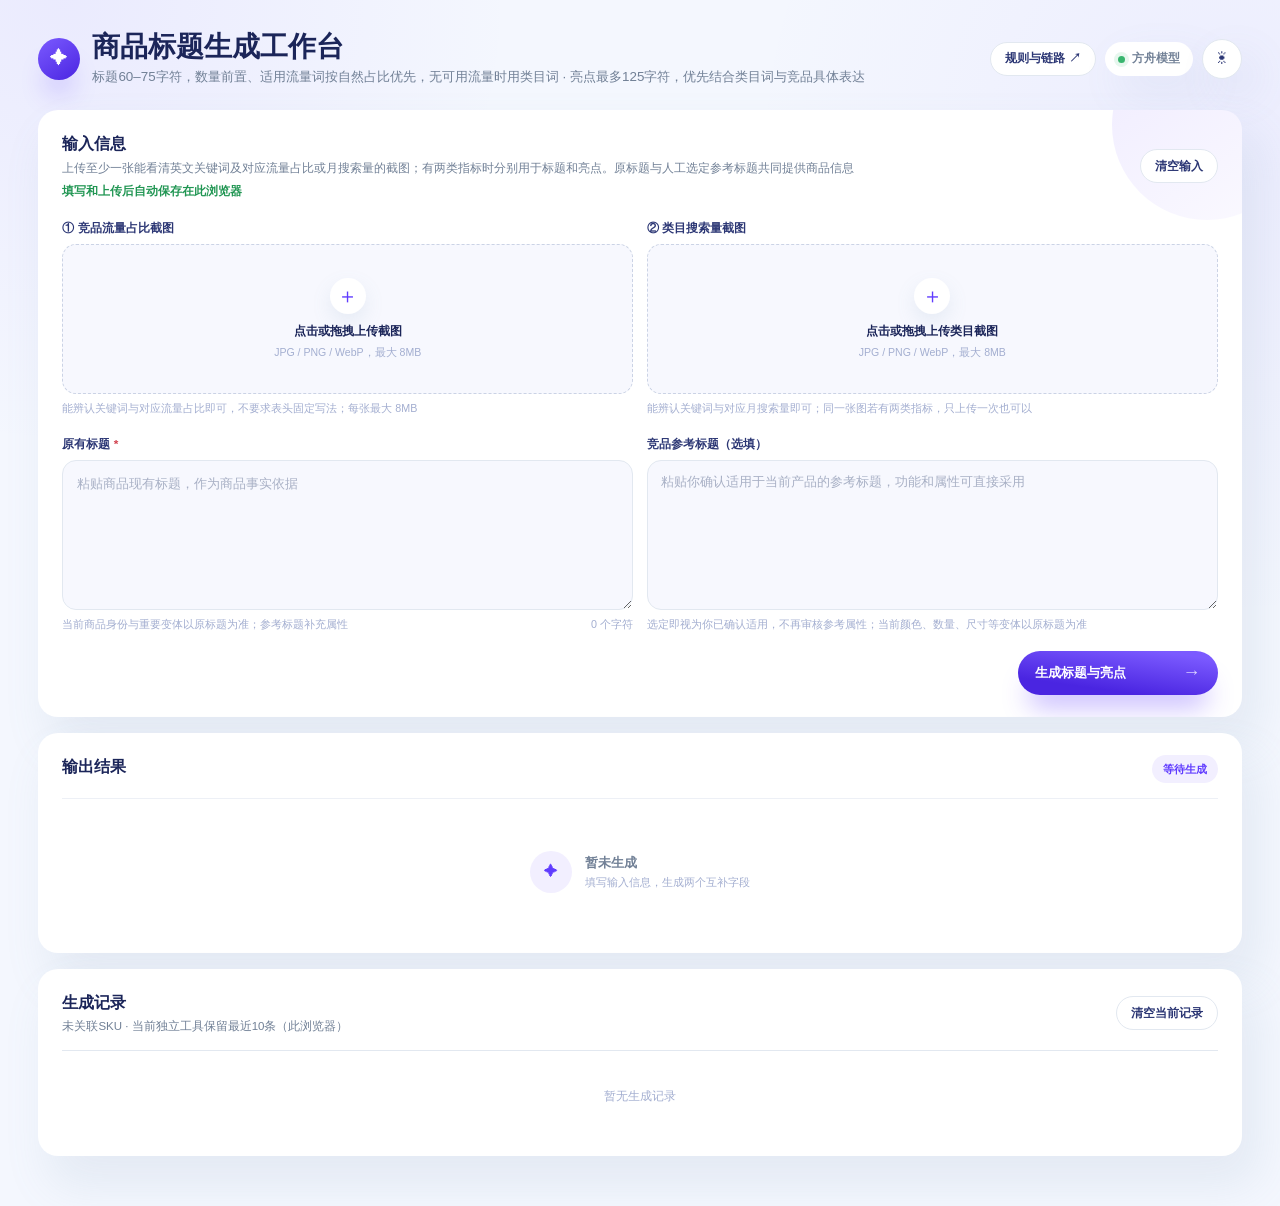
<file: index.html>
<!doctype html>
<html lang="zh-CN">
<head>
  <meta charset="UTF-8"><meta name="viewport" content="width=device-width,initial-scale=1">
  <meta name="description" content="根据流量词截图、原标题与竞品参考，生成 Item Name 和 Item Highlights。">
  <title>商品标题生成工作台</title><link rel="icon" href="data:,"><script>try{document.documentElement.dataset.theme=localStorage.getItem('title-workbench-theme')||'light'}catch{document.documentElement.dataset.theme='light'}</script><link rel="stylesheet" href="./styles.css?v=20261026-5">
</head>
<body>
  <main class="app-shell">
    <header class="page-head">
      <div class="page-icon">✦</div>
      <div><h1>商品标题生成工作台</h1><p>标题60–75字符，数量前置、适用流量词按自然占比优先，无可用流量时用类目词 · 亮点最多125字符，优先结合类目词与竞品具体表达</p></div>
      <div class="head-actions"><a class="ghost-button workflow-link" href="./workflow.html" target="_blank" rel="noopener">规则与链路 ↗</a><span class="status"><i></i> 方舟模型</span><button class="theme-button" id="themeButton" type="button" aria-label="切换深色主题"><span class="sun">☀</span><span class="moon">☾</span></button></div>
    </header>

    <section class="panel input-panel">
      <div class="panel-title">
        <div><h2>输入信息</h2><p>上传至少一张能看清英文关键词及对应流量占比或月搜索量的截图；有两类指标时分别用于标题和亮点。原标题与人工选定参考标题共同提供商品信息</p><p id="draftStatus" class="draft-status" role="status" aria-live="polite">正在检查本浏览器的草稿…</p></div>
        <button id="clearButton" class="ghost-button" type="button">清空输入</button>
      </div>
      <form id="titleForm">
        <fieldset id="inputFields">
        <div class="input-grid">
          <div class="field screenshot-field">
            <label>① 竞品流量占比截图</label>
            <div class="upload-box" id="uploadBox" role="button" tabindex="0" aria-label="点击或拖拽上传关键词信息截图">
              <input id="imageInput" type="file" accept="image/png,image/jpeg,image/webp" aria-label="上传关键词信息截图">
              <div class="upload-empty" id="uploadEmpty">
                <span class="upload-symbol">＋</span><strong>点击或拖拽上传截图</strong><small>JPG / PNG / WebP，最大 8MB</small>
              </div>
              <div class="preview" id="preview" hidden>
                <img id="imagePreview" alt="关键词信息截图预览"><div class="upload-success"><span>✓ 已上传</span><strong id="fileName"></strong></div><button id="removeImage" type="button" aria-label="删除截图">×</button>
              </div>
            </div>
            <div class="field-note">能辨认关键词与对应流量占比即可，不要求表头固定写法；每张最大 8MB</div>
          </div>

          <div class="field screenshot-field">
            <label>② 类目搜索量截图</label>
            <div class="upload-box" id="searchUploadBox" role="button" tabindex="0" aria-label="点击或拖拽上传类目搜索量截图">
              <input id="searchImageInput" type="file" accept="image/png,image/jpeg,image/webp" aria-label="上传类目搜索量截图">
              <div class="upload-empty" id="searchUploadEmpty"><span class="upload-symbol">＋</span><strong>点击或拖拽上传类目截图</strong><small>JPG / PNG / WebP，最大 8MB</small></div>
              <div class="preview" id="searchPreview" hidden><img id="searchImagePreview" alt="类目搜索量截图预览"><div class="upload-success"><span>✓ 已上传</span><strong id="searchFileName"></strong></div><button id="removeSearchImage" type="button" aria-label="删除类目截图">×</button></div>
            </div>
            <div class="field-note">能辨认关键词与对应月搜索量即可；同一张图若有两类指标，只上传一次也可以</div>
          </div>
        </div>

        <div class="input-grid text-input-grid"><div class="field">
          <label for="originalTitle">原有标题 <b>*</b></label>
          <textarea id="originalTitle" class="main-input" maxlength="1200" placeholder="粘贴商品现有标题，作为商品事实依据"></textarea>
          <div class="field-note"><span>当前商品身份与重要变体以原标题为准；参考标题补充属性</span><span id="titleCount">0 个字符</span></div>
        </div>
        <div class="field reference-field">
          <label for="referenceTitles">竞品参考标题（选填）</label>
          <textarea id="referenceTitles" placeholder="粘贴你确认适用于当前产品的参考标题，功能和属性可直接采用"></textarea>
          <div class="field-note">选定即视为你已确认适用，不再审核参考属性；当前颜色、数量、尺寸等变体以原标题为准</div>
        </div>
        </div>
        <div class="generate-row">
          <button class="primary-button" type="submit"><span>生成标题与亮点</span><strong>→</strong></button>
        </div>
        </fieldset>
      </form>
    </section>

    <section class="panel output-panel">
      <div class="panel-title output-head">
        <div><h2>输出结果</h2></div>
        <span class="result-status" id="resultStatus">等待生成</span>
      </div>
      <div class="empty-result" id="emptyResult"><span>✦</span><div><strong>暂未生成</strong><p>填写输入信息，生成两个互补字段</p></div></div>
      <div class="error-message" id="errorMessage" role="alert" hidden></div>
      <div class="generated-result" id="generatedResult" hidden>
        <div class="result-fields">
          <article class="result-field"><div class="field-output-head"><strong>商品标题 · Item Name</strong><span id="nameCount">要求 60–75 字符</span></div><div class="title-output" id="nameOutput"></div><button class="copy-button" id="copyName" type="button">复制 Item Name</button></article>
          <article class="result-field"><div class="field-output-head"><strong>商品亮点 · Item Highlights</strong><span id="highlightsCount">最多125字符，无最低字数</span></div><div class="title-output" id="highlightsOutput"></div><button class="copy-button" id="copyHighlights" type="button">复制 Item Highlights</button></article>
        </div>
        <div class="used-keywords" id="usedKeywords"></div>
        <div class="result-bottom">
          <div class="result-info"><span id="coverageCount">按可用独立词组数量计算本次门槛</span><span>嵌套、单复数与连字符变体不重复计数</span></div>
          <button class="copy-button" id="copyBoth" type="button">复制两个字段</button>
        </div>
        <details class="audit-details"><summary>查看各环节自检与选词依据</summary><div id="checkList" class="check-list"></div><div id="factsList" class="facts-list"></div><table class="keyword-table"><thead><tr><th>关键词</th><th>自然流量占比</th><th>月搜索量</th><th>来源</th><th>原词组匹配</th><th>筛选依据</th></tr></thead><tbody id="keywordRows"></tbody></table></details>
      </div>
    </section>

    <section class="panel history-panel">
      <div class="panel-title history-head">
        <div><h2>生成记录</h2><p id="historyScope">每个链接SKU分别保留最近10条（此浏览器），可再次复制</p></div>
        <button id="clearHistory" class="ghost-button" type="button">清空记录</button>
      </div>
      <div class="history-empty" id="historyEmpty">暂无生成记录</div>
      <div class="history-list" id="historyList" hidden></div>
      <details id="legacyHistory" hidden>
        <summary>旧版未归属SKU记录</summary>
        <p>旧记录未保存SKU标识，单独保留供复制，不计入当前SKU的10条额度。</p>
        <div class="history-list" id="legacyHistoryList"></div>
      </details>
    </section>
  </main>
  <div class="toast" id="toast" role="status" aria-live="polite"></div>
  <script src="./app.js?v=20261105-dynamic-name-budget-1"></script>
</body>
</html>
</file>
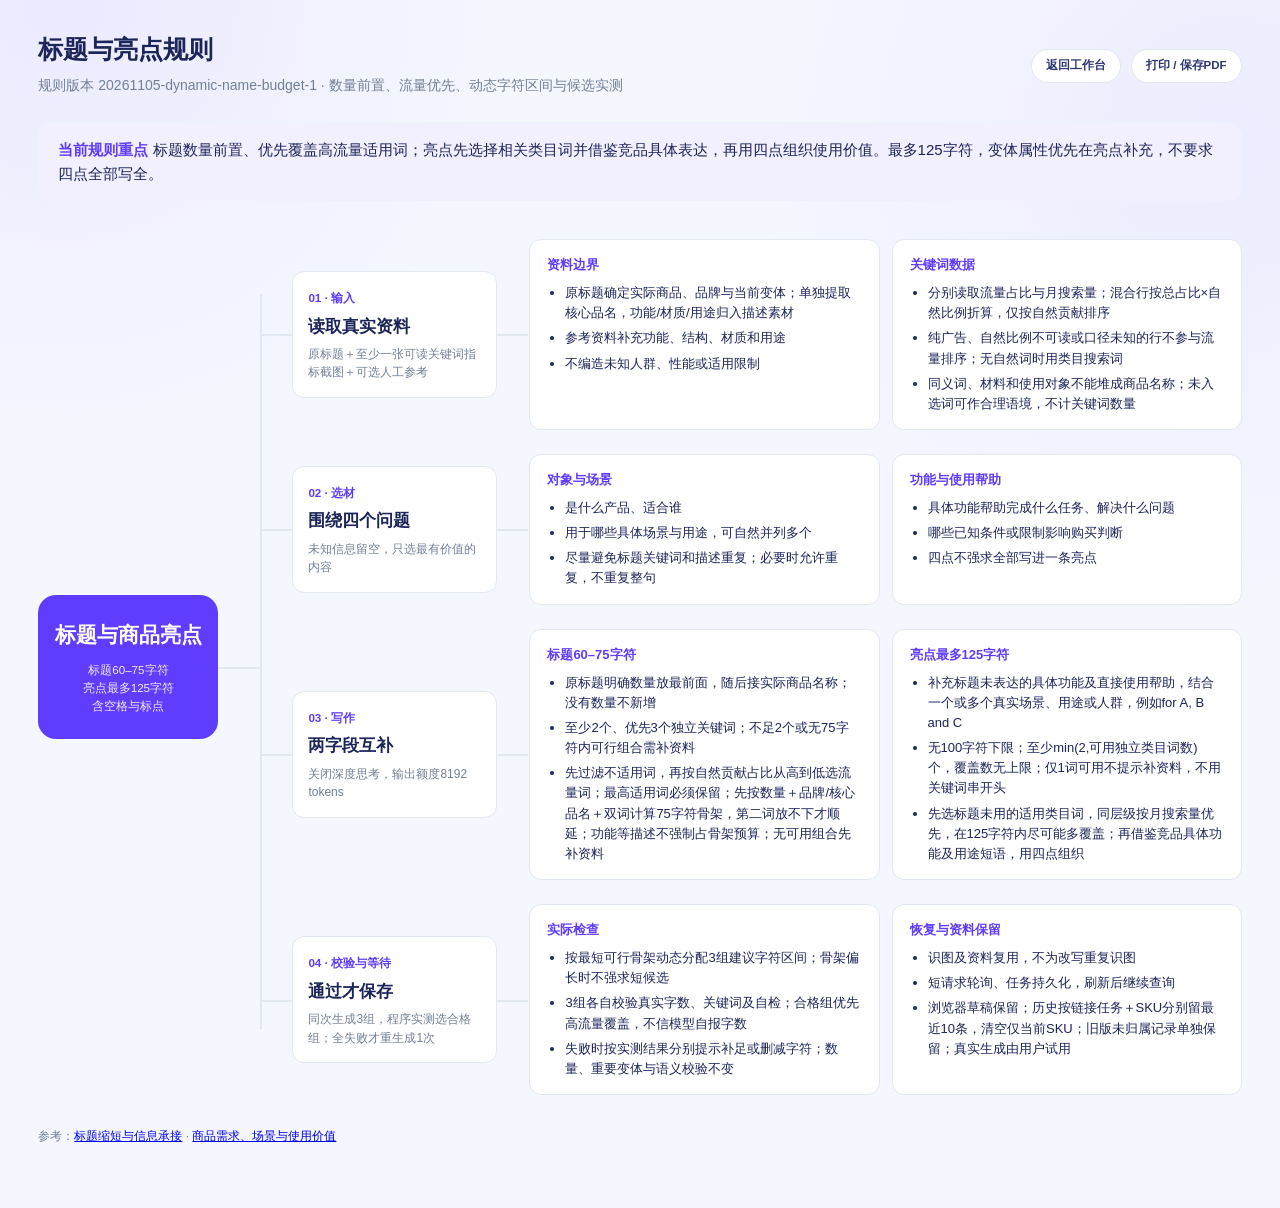
<file: workflow.html>
<!doctype html>
<html lang="zh-CN">
<head>
  <meta charset="utf-8"><meta name="viewport" content="width=device-width,initial-scale=1">
  <title>标题工具 · 规则与链路横向思维导图</title><link rel="icon" href="data:,">
  <script>try{document.documentElement.dataset.theme=localStorage.getItem('title-workbench-theme')||'light'}catch{document.documentElement.dataset.theme='light'}</script>
  <link rel="stylesheet" href="./styles.css?v=20261026-8">
  <style>
    .map-head{display:flex;align-items:center;justify-content:space-between;gap:24px;margin-bottom:20px}.map-head h1{font-size:25px;margin:0}.map-head p{margin:6px 0;color:var(--muted)}.map-actions{display:flex;gap:10px;white-space:nowrap}.priority{padding:16px 20px;background:var(--primary-soft);border-radius:14px;margin:20px 0 28px;font-size:15px}.priority strong{color:var(--primary)}.tree{display:grid;grid-template-columns:180px minmax(0,1fr);gap:42px;padding:10px 0 20px}.tree-root{align-self:center;text-align:center;padding:24px 15px;border-radius:18px;background:var(--primary);color:white;position:relative}.tree-root strong{display:block;font-size:21px}.tree-root small{display:block;margin-top:10px;opacity:.9}.tree-root:after{position:absolute;content:"";left:100%;top:50%;width:42px;border-top:2px solid var(--line)}.branches{position:relative;display:flex;flex-direction:column;gap:24px}.branches:before{content:"";position:absolute;left:0;top:55px;bottom:66px;border-left:2px solid var(--line)}.branch{display:grid;grid-template-columns:205px minmax(0,1fr);gap:32px;align-items:center;padding-left:32px;position:relative}.branch:before{content:"";position:absolute;left:0;top:50%;width:32px;border-top:2px solid var(--line)}.stage{position:relative;padding:15px;border:1px solid var(--line);background:var(--surface);border-radius:12px}.stage:after{position:absolute;content:"";left:100%;top:50%;width:32px;border-top:2px solid var(--line)}.stage small{color:var(--primary);font-weight:700}.stage h2{font-size:17px;margin:5px 0}.stage p{margin:0;color:var(--muted);font-size:12px}.leaves{display:grid;grid-template-columns:1fr 1fr;gap:12px}.leaf{padding:15px 17px;background:var(--surface);border:1px solid var(--line);border-radius:12px;min-width:0}.leaf h3{font-size:13px;margin:0 0 8px;color:var(--primary)}.leaf ul{padding-left:18px;margin:0;font-size:13px}.leaf li+li{margin-top:5px}.outside{margin-top:20px;padding:17px 20px;border-top:1px solid var(--line);color:var(--muted);font-size:13px}.outside p{margin:6px 0}.map-foot{color:var(--muted);font-size:12px}.tree-root,.stage,.leaf{break-inside:avoid}@media print{body{background:white;padding:12px;min-width:0;color:#111}.app-shell{max-width:none}.map-actions{display:none}.priority{margin:10px 0}.tree{grid-template-columns:130px 1fr;gap:20px}.tree-root:after{width:20px}.branch{grid-template-columns:150px 1fr;padding-left:20px;gap:20px}.branch:before,.stage:after{width:20px}.branches{gap:12px}.stage,.leaf{padding:10px}.leaf ul{font-size:11px}.map-head h1{font-size:20px}@page{size:A3 landscape;margin:12mm}}
  </style>
</head>
<body><main class="app-shell">
  <header class="map-head"><div><h1>标题与亮点规则</h1><p>规则版本 20261105-dynamic-name-budget-1 · 数量前置、流量优先、动态字符区间与候选实测</p></div><div class="map-actions"><a class="ghost-button workflow-link" href="./index.html">返回工作台</a><button class="ghost-button" onclick="window.print()">打印 / 保存PDF</button></div></header>
  <div class="priority"><strong>当前规则重点</strong> 标题数量前置、优先覆盖高流量适用词；亮点先选择相关类目词并借鉴竞品具体表达，再用四点组织使用价值。最多125字符，变体属性优先在亮点补充，不要求四点全部写全。</div>
  <div class="tree"><div class="tree-root"><strong>标题与商品亮点</strong><small>标题60–75字符<br>亮点最多125字符<br>含空格与标点</small></div><div class="branches">
  <section class="branch"><div class="stage"><small>01 · 输入</small><h2>读取真实资料</h2><p>原标题＋至少一张可读关键词指标截图＋可选人工参考</p></div><div class="leaves"><div class="leaf"><h3>资料边界</h3><ul><li>原标题确定实际商品、品牌与当前变体；单独提取核心品名，功能/材质/用途归入描述素材</li><li>参考资料补充功能、结构、材质和用途</li><li>不编造未知人群、性能或适用限制</li></ul></div><div class="leaf"><h3>关键词数据</h3><ul><li>分别读取流量占比与月搜索量；混合行按总占比×自然比例折算，仅按自然贡献排序</li><li>纯广告、自然比例不可读或口径未知的行不参与流量排序；无自然词时用类目搜索词</li><li>同义词、材料和使用对象不能堆成商品名称；未入选词可作合理语境，不计关键词数量</li></ul></div></div></section>
  <section class="branch"><div class="stage"><small>02 · 选材</small><h2>围绕四个问题</h2><p>未知信息留空，只选最有价值的内容</p></div><div class="leaves"><div class="leaf"><h3>对象与场景</h3><ul><li>是什么产品、适合谁</li><li>用于哪些具体场景与用途，可自然并列多个</li><li>尽量避免标题关键词和描述重复；必要时允许重复，不重复整句</li></ul></div><div class="leaf"><h3>功能与使用帮助</h3><ul><li>具体功能帮助完成什么任务、解决什么问题</li><li>哪些已知条件或限制影响购买判断</li><li>四点不强求全部写进一条亮点</li></ul></div></div></section>
  <section class="branch"><div class="stage"><small>03 · 写作</small><h2>两字段互补</h2><p>关闭深度思考，输出额度8192 tokens</p></div><div class="leaves"><div class="leaf"><h3>标题60–75字符</h3><ul><li>原标题明确数量放最前面，随后接实际商品名称；没有数量不新增</li><li>至少2个、优先3个独立关键词；不足2个或无75字符内可行组合需补资料</li><li>先过滤不适用词，再按自然贡献占比从高到低选流量词；最高适用词必须保留；先按数量＋品牌/核心品名＋双词计算75字符骨架，第二词放不下才顺延；功能等描述不强制占骨架预算；无可用组合先补资料</li></ul></div><div class="leaf"><h3>亮点最多125字符</h3><ul><li>补充标题未表达的具体功能及直接使用帮助，结合一个或多个真实场景、用途或人群，例如for A, B and C</li><li>无100字符下限；至少min(2,可用独立类目词数)个，覆盖数无上限；仅1词可用不提示补资料，不用关键词串开头</li><li>先选标题未用的适用类目词，同层级按月搜索量优先，在125字符内尽可能多覆盖；再借鉴竞品具体功能及用途短语，用四点组织</li></ul></div></div></section>
  <section class="branch"><div class="stage"><small>04 · 校验与等待</small><h2>通过才保存</h2><p>同次生成3组，程序实测选合格组；全失败才重生成1次</p></div><div class="leaves"><div class="leaf"><h3>实际检查</h3><ul><li>按最短可行骨架动态分配3组建议字符区间；骨架偏长时不强求短候选</li><li>3组各自校验真实字数、关键词及自检；合格组优先高流量覆盖，不信模型自报字数</li><li>失败时按实测结果分别提示补足或删减字符；数量、重要变体与语义校验不变</li></ul></div><div class="leaf"><h3>恢复与资料保留</h3><ul><li>识图及资料复用，不为改写重复识图</li><li>短请求轮询、任务持久化，刷新后继续查询</li><li>浏览器草稿保留；历史按链接任务＋SKU分别留最近10条，清空仅当前SKU；旧版未归属记录单独保留；真实生成由用户试用</li></ul></div></div></section>
  </div></div>
  <p class="map-foot">参考：<a href="https://mp.weixin.qq.com/s/vTj3MqRI7L8-smymb1wHnQ">标题缩短与信息承接</a> · <a href="https://mp.weixin.qq.com/s/oP9om8qVWjCbuP0RWrk5Dg">商品需求、场景与使用价值</a></p>
</main></body></html>
</file>
<file: styles.css>
:root{--bg:#f4f7fe;--surface:#fff;--soft:#f7f8fe;--primary:#603cff;--primary-dark:#4a25e1;--primary-2:#7b5aff;--primary-soft:#f2efff;--ink:#1b2559;--ink-2:#2b3674;--muted:#718096;--faint:#a3aed0;--line:#e2e8f0;--success:#219653;--shadow:14px 27px 45px 4px rgba(112,144,176,.12);--shadow-soft:14px 17px 40px 4px rgba(112,144,176,.08);--shadow-purple:0 21px 27px -10px rgba(96,60,255,.38)}
*{box-sizing:border-box}[hidden]{display:none!important}html{color-scheme:light}body{min-width:320px;margin:0;padding:30px clamp(16px,3vw,48px) 50px;color:var(--ink);background:radial-gradient(circle at 5% 0%,rgba(123,90,255,.08),transparent 28rem),radial-gradient(circle at 96% 12%,rgba(96,60,255,.055),transparent 30rem),var(--bg);font-family:"Segoe UI","PingFang SC","Microsoft YaHei",Arial,sans-serif;font-size:14px;line-height:1.55}button,textarea{font:inherit}button{cursor:pointer}.app-shell{width:100%;max-width:1560px;margin:auto}
.page-head{display:flex;align-items:center;gap:12px;margin-bottom:22px}.page-icon{display:grid;width:42px;height:42px;flex:0 0 auto;place-items:center;border-radius:50%;color:#fff;background:linear-gradient(145deg,var(--primary-2),var(--primary-dark));box-shadow:var(--shadow-purple);font-size:18px}.page-head h1{margin:0 0 3px;font-size:1.72rem;font-weight:750;line-height:1.25}.page-head p{margin:0;color:var(--muted);font-size:.84rem}.status{display:flex;align-items:center;gap:7px;margin-left:auto;padding:8px 13px;border-radius:999px;color:var(--muted);background:rgba(255,255,255,.8);font-size:.72rem;font-weight:650;box-shadow:var(--shadow-soft)}.status i{width:7px;height:7px;border-radius:50%;background:#38b56e;box-shadow:0 0 0 4px #e7f7ee}
.panel{position:relative;padding:22px 24px;border-radius:20px;background:rgba(255,255,255,.97);box-shadow:var(--shadow)}.input-panel{margin-bottom:16px;overflow:hidden}.input-panel::after{position:absolute;z-index:0;top:-80px;right:-60px;width:190px;height:190px;border-radius:50%;background:linear-gradient(145deg,rgba(123,90,255,.12),rgba(96,60,255,.025));content:"";pointer-events:none}.panel-title{position:relative;z-index:1;display:flex;align-items:center;justify-content:space-between;margin-bottom:18px}.panel-title h2{margin:0 0 3px;font-size:1rem;font-weight:750}.panel-title p{margin:0;color:var(--muted);font-size:.72rem}.ghost-button{min-height:34px;padding:7px 14px;border:1px solid var(--line);border-radius:999px;color:var(--ink-2);background:#fff;font-size:.72rem;font-weight:650}.ghost-button:hover{border-color:#d8ceff;color:var(--primary);background:var(--primary-soft)}form{position:relative;z-index:1}
.input-grid{display:grid;grid-template-columns:.8fr 1.2fr;gap:14px}.field{min-width:0}.field label{display:block;margin-bottom:7px;color:var(--ink-2);font-size:.74rem;font-weight:700}.field label b{color:#d13f4c}.field label span{color:var(--faint);font-weight:500}textarea{display:block;width:100%;resize:vertical;border:1px solid var(--line);border-radius:14px;outline:0;color:var(--ink);background:var(--soft);font-size:.8rem;line-height:1.65;transition:.18s}.main-input{height:144px;padding:12px 14px}textarea::placeholder{color:#a8b0c5}textarea:focus{border-color:#b8a9ff;background:#fff;box-shadow:0 0 0 3px rgba(96,60,255,.08)}.field-note{display:flex;justify-content:space-between;gap:10px;margin-top:6px;color:var(--faint);font-size:.67rem}
.upload-box{display:block!important;height:144px;margin:0!important;overflow:hidden;border:1px dashed #cbd3e5!important;border-radius:14px;color:inherit!important;background:var(--soft);cursor:pointer;transition:.18s}.upload-box:hover,.upload-box.dragover{border-color:var(--primary)!important;background:var(--primary-soft)}.upload-empty{height:100%;display:flex;flex-direction:column;align-items:center;justify-content:center;text-align:center}.upload-symbol{display:grid;width:36px;height:36px;margin-bottom:8px;place-items:center;border-radius:50%;color:var(--primary)!important;background:#fff;font-size:21px;font-weight:400!important;box-shadow:0 8px 20px rgba(112,144,176,.13)}.upload-empty strong{font-size:.75rem}.upload-empty small{margin-top:3px;color:var(--faint);font-size:.66rem;font-weight:500}.preview{position:relative;width:100%;height:100%}.preview img{display:block;width:100%;height:100%;object-fit:contain;background:#eef1f8}.preview button{position:absolute;top:8px;right:8px;width:27px;height:27px;padding:0;border:0;border-radius:50%;color:#fff;background:rgba(27,37,89,.78);font-size:16px}
.upload-box{position:relative}.upload-box input[type="file"]{position:absolute;width:1px;height:1px;padding:0;margin:-1px;overflow:hidden;clip:rect(0,0,0,0);white-space:nowrap;border:0}.preview{z-index:2}.preview button{z-index:5}
.upload-box.dragover{border-style:solid!important;box-shadow:0 0 0 4px rgba(96,60,255,.1)}
.upload-box.has-file{height:300px;border-style:solid!important;border-color:#b9acef!important}.upload-box.has-file .preview img{background:#e9edf7}.upload-success{position:absolute;right:10px;bottom:10px;left:10px;display:flex;align-items:center;gap:8px;padding:7px 10px;border-radius:9px;color:#fff;background:rgba(27,37,89,.84);backdrop-filter:blur(8px);font-size:.67rem}.upload-success span{color:#8ef0b5;font-weight:750}.upload-success strong{min-width:0;overflow:hidden;text-overflow:ellipsis;white-space:nowrap;font-weight:600}[data-theme="dark"] .upload-box.has-file .preview img{background:#11152a}
.rules-row{display:grid;grid-template-columns:minmax(0,1fr) auto;gap:14px;align-items:end;margin-top:16px;padding-top:16px;border-top:1px solid #edf0f6}.label-row{display:flex;align-items:center;justify-content:space-between}.label-row label{margin-bottom:7px}.label-row button{padding:0;border:0;color:var(--primary);background:transparent;font-size:.68rem}.rules-field textarea{height:76px;padding:10px 13px}.primary-button{display:flex;min-width:176px;height:44px;align-items:center;justify-content:space-between;gap:24px;padding:10px 17px;border:0;border-radius:999px;color:#fff;background:linear-gradient(8deg,var(--primary-dark) 24%,var(--primary-2) 88%);box-shadow:var(--shadow-purple);font-size:.8rem;font-weight:700;transition:.18s}.primary-button:hover{filter:saturate(1.08) brightness(1.04);transform:translateY(-1px)}.primary-button strong{font-size:18px;color:#d9d0ff}
.output-panel{min-height:220px}.output-head{padding-bottom:15px;margin-bottom:16px;border-bottom:1px solid #edf0f6}.result-status{padding:6px 11px;border-radius:999px;color:var(--primary);background:var(--primary-soft);font-size:.67rem;font-weight:700}.empty-result{min-height:114px;display:flex;align-items:center;justify-content:center;gap:13px;color:var(--faint)}.empty-result>span{display:grid;width:42px;height:42px;place-items:center;border-radius:50%;color:var(--primary);background:var(--primary-soft)}.empty-result strong{display:block;color:var(--muted);font-size:.8rem}.empty-result p{margin:2px 0 0;font-size:.7rem}.generated-result{padding:17px 18px;border:1px solid #e4e0ff;border-radius:14px;background:linear-gradient(135deg,#faf9ff,#f5f7ff)}.result-label{margin-bottom:9px;color:var(--primary);font-size:.69rem;font-weight:750}.title-output{min-height:48px;color:var(--ink);font-size:1.02rem;font-weight:650;line-height:1.75;word-break:break-all}.result-bottom{display:flex;align-items:center;gap:12px;margin-top:14px;padding-top:12px;border-top:1px solid #e6e7f2}.result-info{display:flex;gap:15px;color:var(--muted);font-size:.69rem}.result-info span+span{color:var(--success)}.copy-button{min-width:130px;height:37px;margin-left:auto;border:0;border-radius:999px;color:#fff;background:linear-gradient(8deg,var(--primary-dark),var(--primary-2));box-shadow:0 12px 20px -10px rgba(96,60,255,.45);font-size:.73rem;font-weight:700}.toast{position:fixed;z-index:99;left:50%;bottom:26px;padding:9px 16px;border-radius:999px;color:#fff;background:var(--ink);box-shadow:var(--shadow);font-size:.72rem;opacity:0;pointer-events:none;transform:translate(-50%,10px);transition:.2s}.toast.show{opacity:1;transform:translate(-50%,0)}

:root[data-theme="dark"]{--bg:#0f1224;--surface:#171b33;--soft:#202641;--primary:#927bff;--primary-dark:#6548ed;--primary-2:#9a84ff;--primary-soft:#2b2553;--ink:#f0f2ff;--ink-2:#d4d9f2;--muted:#9ba5c7;--faint:#727c9e;--line:#303854;--success:#55d18a;--shadow:14px 27px 45px 4px rgba(0,0,0,.24);--shadow-soft:14px 17px 40px 4px rgba(0,0,0,.18)}
.head-actions{display:flex;align-items:center;gap:9px;margin-left:auto}.head-actions .status{margin-left:0;background:var(--surface)}
.theme-button{position:relative;width:40px;height:40px;padding:0;border:1px solid var(--line);border-radius:50%;color:var(--ink-2);background:var(--surface);box-shadow:var(--shadow-soft);font-size:17px}.theme-button span{position:absolute;inset:0;display:grid;place-items:center;transition:opacity .2s,transform .2s}.theme-button .moon{opacity:0;transform:rotate(-35deg) scale(.6)}[data-theme="dark"] .theme-button .sun{opacity:0;transform:rotate(35deg) scale(.6)}[data-theme="dark"] .theme-button .moon{opacity:1;transform:none}
.panel,.ghost-button{background:var(--surface)}.output-panel{margin-bottom:16px}.generated-result{border-color:var(--line);background:var(--soft)}.upload-symbol{background:var(--surface)}
.history-panel{padding-bottom:18px}.history-head{padding-bottom:14px;margin-bottom:4px;border-bottom:1px solid var(--line)}.history-empty{padding:32px 0;text-align:center;color:var(--faint);font-size:.74rem}.history-list{display:grid}.history-item{display:grid;grid-template-columns:38px minmax(0,1fr) auto;gap:12px;align-items:center;padding:14px 4px;border-bottom:1px solid var(--line)}.history-item:last-child{border-bottom:0}.history-index{display:grid;width:30px;height:30px;place-items:center;border-radius:50%;color:var(--primary);background:var(--primary-soft);font-size:.68rem;font-weight:750}.history-content{min-width:0}.history-title{margin:0;color:var(--ink-2);font-size:.79rem;font-weight:650;line-height:1.55}.history-meta{display:flex;gap:12px;margin-top:3px;color:var(--faint);font-size:.64rem}.history-copy{min-width:82px;height:32px;border:1px solid var(--line);border-radius:999px;color:var(--primary);background:var(--surface);font-size:.68rem;font-weight:700}.history-copy:hover{border-color:var(--primary);background:var(--primary-soft)}
[data-theme="dark"]{color-scheme:dark}[data-theme="dark"] textarea:focus{background:var(--surface)}[data-theme="dark"] .input-panel::after{opacity:.4}[data-theme="dark"] .preview img{background:#11152a}[data-theme="dark"] .rules-row,[data-theme="dark"] .output-head,[data-theme="dark"] .result-bottom{border-color:var(--line)}
.used-keywords{display:flex;flex-wrap:wrap;gap:6px;margin-top:10px}.keyword-chip{padding:4px 8px;border-radius:999px;color:var(--primary);background:var(--primary-soft);font-size:.65rem;font-weight:650}.keyword-chip b{margin-left:4px;color:var(--success);font-weight:750}
.input-grid .upload-box,.input-grid .main-input,.upload-box.has-file{height:150px}
body{min-width:1100px}
.reference-field{margin-top:16px}.reference-field textarea{height:78px;padding:10px 13px}.reference-field .field-note{display:block}
.error-message{margin:12px 0;padding:11px 14px;border:1px solid #f2b9bd;border-radius:10px;color:#ac2e39;background:#fff1f2;font-size:.75rem}[data-theme="dark"] .error-message{color:#ffc5ca;background:#3c202b;border-color:#75414b}
.history-actions{display:flex;gap:7px}.history-delete{width:32px;height:32px;padding:0;border:1px solid var(--line);border-radius:50%;color:#d13f4c;background:var(--surface);font-size:15px}.history-delete:hover{border-color:#f0b7bd;background:#fff0f2}.history-copy{margin:0}
.review-note{margin-top:12px;padding:9px 11px;border:1px solid rgba(29,151,101,.22);border-radius:9px;color:var(--success);background:rgba(29,151,101,.07);font-size:.7rem;font-weight:600}
fieldset{min-width:0;margin:0;padding:0;border:0}fieldset:disabled{opacity:.75}button:disabled{cursor:wait}.workflow-link{text-decoration:none;white-space:nowrap}.result-fields{display:grid;grid-template-columns:1fr 1fr;gap:18px}.result-field{display:flex;flex-direction:column;gap:12px;min-width:0;padding:18px;border:1px solid var(--line);border-radius:14px;background:var(--soft)}.field-output-head{display:flex;justify-content:space-between;gap:12px;color:var(--ink-2)}.field-output-head span{white-space:nowrap;color:var(--muted);font-size:12px}.result-field .title-output{flex:1;min-height:80px;margin:0;padding:0;background:none;border:0;font-size:17px;overflow-wrap:anywhere}.result-field .copy-button{align-self:flex-end}.audit-details{margin-top:15px;padding-top:15px;border-top:1px solid var(--line)}.audit-details summary{cursor:pointer;color:var(--primary);font-weight:600}.check-list{columns:2;column-gap:24px;margin-top:14px}.check-list p{break-inside:avoid;margin:0 0 9px;font-size:12px}.audit-meta{color:var(--muted)}.facts-list{margin:16px 0;font-size:12px}.facts-list p{margin:5px 0;color:var(--muted)}.keyword-table{width:100%;border-collapse:collapse;font-size:12px;table-layout:fixed}.keyword-table th,.keyword-table td{padding:10px;text-align:left;border-bottom:1px solid var(--line);overflow-wrap:anywhere}.keyword-table th{color:var(--muted)}.keyword-table th:nth-child(1){width:25%}.keyword-table th:nth-child(2){width:12%}.keyword-table th:nth-child(3){width:15%}.history-highlights{margin:7px 0;color:var(--muted);font-size:12px}.history-actions{flex-wrap:wrap;justify-content:flex-end;max-width:300px}.history-content{min-width:0}.history-title{overflow-wrap:anywhere}.primary-button{min-width:200px}.rules-field textarea{min-height:94px}

.result-field .title-output{word-break:normal;overflow-wrap:break-word}

.input-grid{grid-template-columns:1fr 1fr}.text-input-grid{margin-top:18px}.text-input-grid .reference-field{margin-top:0}.text-input-grid textarea{height:150px}.keyword-table th:nth-child(1){width:21%}.keyword-table th:nth-child(2){width:9%}.keyword-table th:nth-child(3){width:10%}.keyword-table th:nth-child(4){width:12%}.keyword-table th:nth-child(5){width:17%}.keyword-table th:nth-child(6){width:31%}

.panel-title .draft-status{margin-top:5px;color:var(--success);font-weight:600}

.generate-row{display:flex;justify-content:flex-end;margin-top:18px}.used-keywords{display:grid;gap:10px}.keyword-line{display:flex;align-items:flex-start;gap:12px}.keyword-line-label{flex:0 0 72px;padding-top:4px;color:var(--muted);font-size:12px}.keyword-line-terms{display:flex;flex-wrap:wrap;gap:6px;min-width:0}.keyword-chip{display:inline-flex;align-items:center;flex-wrap:wrap;gap:4px}.keyword-chip b{margin-left:0}
</file>
